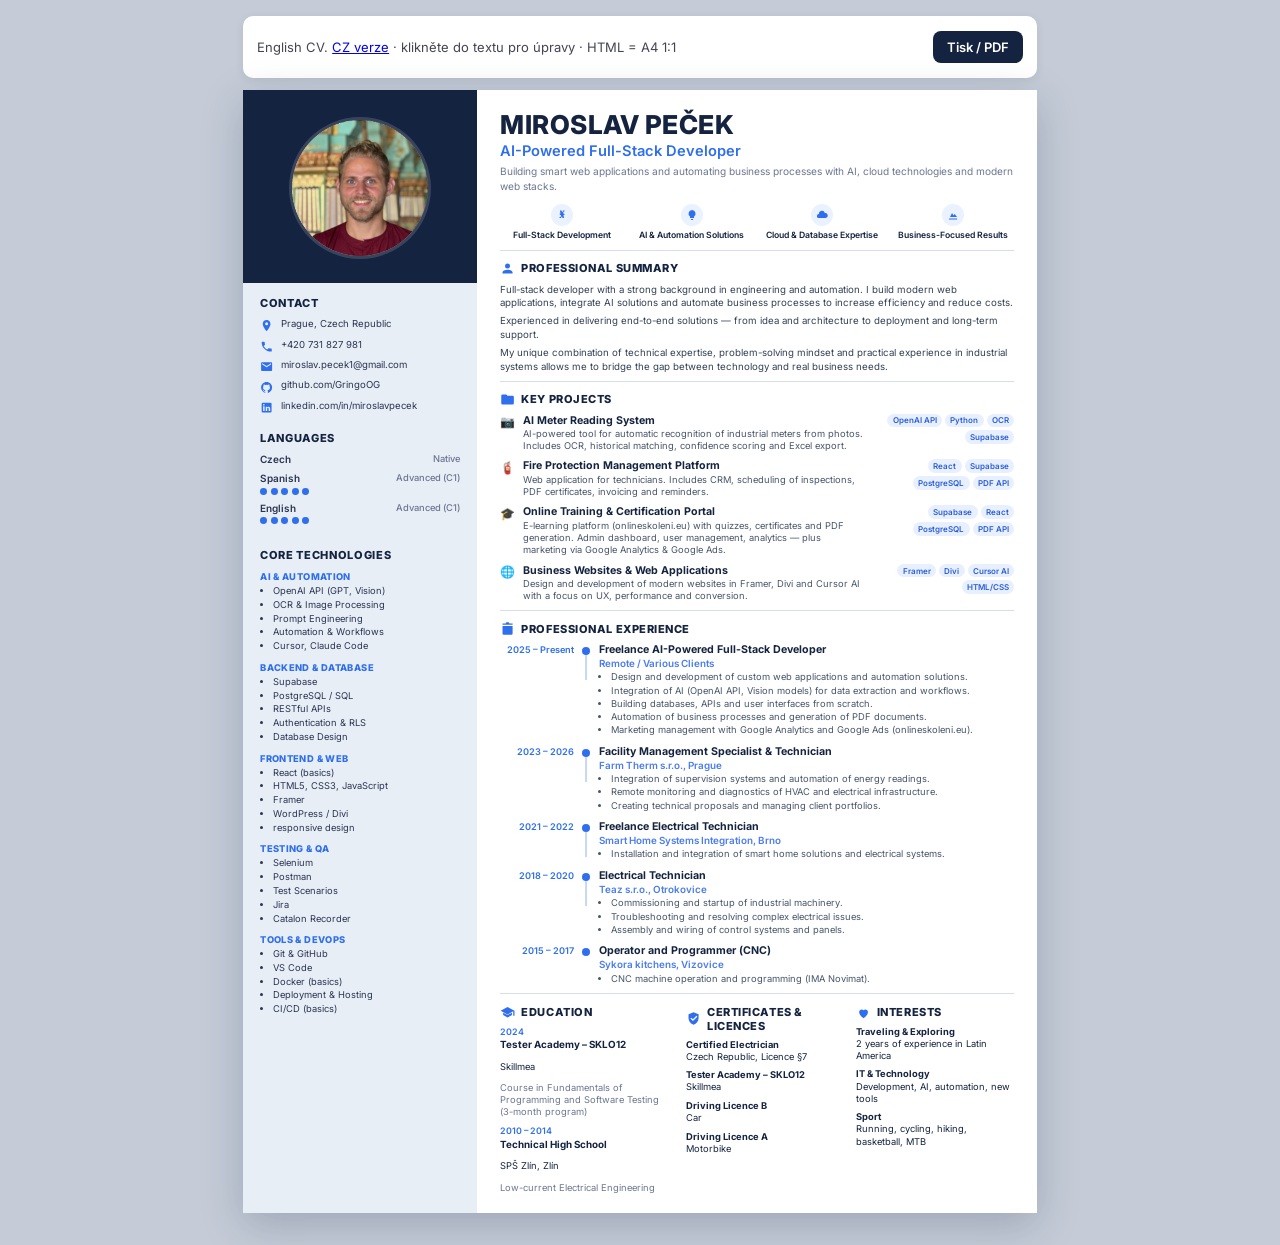
<file: index.html>
<!DOCTYPE html>
<html lang="en">
  <head>
    <meta charset="UTF-8" />
    <meta name="viewport" content="width=device-width, initial-scale=1.0" />
    <title>CV — Miroslav Peček (EN)</title>
    <link rel="preconnect" href="https://fonts.googleapis.com" />
    <link rel="preconnect" href="https://fonts.gstatic.com" crossorigin />
    <link
      href="https://fonts.googleapis.com/css2?family=Inter:wght@400;500;600;700;800&display=swap"
      rel="stylesheet"
    />
    <link rel="stylesheet" href="styles.css" />
  </head>
  <body>
    <div class="toolbar no-print">
      <p>
        English CV.
        <a href="index-cz.html">CZ verze</a>
        · klikněte do textu pro úpravy · HTML = A4 1:1
      </p>
      <button type="button" id="btn-print">Tisk / PDF</button>
    </div>

    <article class="cv" id="cv">
      <!-- LEFT -->
      <aside class="sidebar">
        <div class="photo-block">
          <label class="photo-wrap" title="Klikněte pro výměnu fotky">
            <input type="file" id="photo-input" accept="image/*" hidden />
            <img id="photo" src="photo.png?v=2" alt="Profile photo" />
          </label>
        </div>

        <section class="side-section">
          <h2 contenteditable="true">CONTACT</h2>
          <ul class="contact-list">
            <li>
              <span class="ico" aria-hidden="true">
                <svg viewBox="0 0 24 24"><path d="M12 2C8.1 2 5 5.1 5 9c0 5.3 7 13 7 13s7-7.7 7-13c0-3.9-3.1-7-7-7zm0 9.5A2.5 2.5 0 1 1 12 6a2.5 2.5 0 0 1 0 5.5z"/></svg>
              </span>
              <span contenteditable="true">Prague, Czech Republic</span>
            </li>
            <li>
              <span class="ico" aria-hidden="true">
                <svg viewBox="0 0 24 24"><path d="M6.6 10.8c1.4 2.8 3.8 5.1 6.6 6.6l2.2-2.2c.3-.3.7-.4 1.1-.3 1.2.4 2.5.6 3.8.6.6 0 1 .4 1 1V20c0 .6-.4 1-1 1C10.6 21 3 13.4 3 4c0-.6.4-1 1-1h3.5c.6 0 1 .4 1 1 0 1.3.2 2.6.6 3.8.1.4 0 .8-.3 1.1l-2.2 2.2z"/></svg>
              </span>
              <span contenteditable="true">+420 731 827 981</span>
            </li>
            <li>
              <span class="ico" aria-hidden="true">
                <svg viewBox="0 0 24 24"><path d="M20 4H4c-1.1 0-2 .9-2 2v12c0 1.1.9 2 2 2h16c1.1 0 2-.9 2-2V6c0-1.1-.9-2-2-2zm0 4-8 5L4 8V6l8 5 8-5v2z"/></svg>
              </span>
              <span contenteditable="true">miroslav.pecek1@gmail.com</span>
            </li>
            <li>
              <span class="ico" aria-hidden="true">
                <svg viewBox="0 0 24 24"><path d="M12 2C6.5 2 2 6.5 2 12c0 4.4 2.9 8.1 6.8 9.5.5.1.7-.2.7-.5v-1.7c-2.8.6-3.4-1.2-3.4-1.2-.4-1.1-1.1-1.4-1.1-1.4-.9-.6.1-.6.1-.6 1 .1 1.5 1 1.5 1 .9 1.5 2.3 1.1 2.9.8.1-.6.3-1.1.6-1.3-2.2-.3-4.6-1.1-4.6-5 0-1.1.4-2 1-2.7-.1-.3-.4-1.3.1-2.7 0 0 .8-.3 2.7 1a9.4 9.4 0 0 1 5 0c1.9-1.3 2.7-1 2.7-1 .5 1.4.2 2.4.1 2.7.6.7 1 1.6 1 2.7 0 3.9-2.3 4.7-4.6 5 .4.3.7.9.7 1.9v2.8c0 .3.2.6.7.5C19.1 20.1 22 16.4 22 12c0-5.5-4.5-10-10-10z"/></svg>
              </span>
              <span contenteditable="true">github.com/GringoOG</span>
            </li>
            <li>
              <span class="ico" aria-hidden="true">
                <svg viewBox="0 0 24 24"><path d="M19 3H5a2 2 0 0 0-2 2v14a2 2 0 0 0 2 2h14a2 2 0 0 0 2-2V5a2 2 0 0 0-2-2zM8.3 18.3H5.7V9.7h2.6v8.6zM7 8.4a1.5 1.5 0 1 1 0-3 1.5 1.5 0 0 1 0 3zM18.3 18.3h-2.6v-4.2c0-1-.4-1.7-1.3-1.7-.7 0-1.1.5-1.3.9-.1.2-.1.4-.1.7v4.3h-2.6s.0-7 0-7.7h2.6v1.1c.3-.5 1-1.3 2.4-1.3 1.8 0 3.1 1.2 3.1 3.7v4.2z"/></svg>
              </span>
              <span contenteditable="true">linkedin.com/in/miroslavpecek</span>
            </li>
          </ul>
        </section>

        <section class="side-section">
          <h2 contenteditable="true">LANGUAGES</h2>
          <div class="lang">
            <div class="lang-row">
              <span contenteditable="true">Czech</span>
              <span class="lang-level" contenteditable="true">Native</span>
            </div>
          </div>
          <div class="lang">
            <div class="lang-row">
              <span contenteditable="true">Spanish</span>
              <span class="lang-level" contenteditable="true">Advanced (C1)</span>
            </div>
            <!-- tečky: data-level="1" až "5" (kolik má být modrých) -->
            <div class="dots" data-level="5" aria-hidden="true"><i></i><i></i><i></i><i></i><i></i></div>
          </div>
          <div class="lang">
            <div class="lang-row">
              <span contenteditable="true">English</span>
              <span class="lang-level" contenteditable="true">Advanced (C1)</span>
            </div>
            <div class="dots" data-level="5" aria-hidden="true"><i></i><i></i><i></i><i></i><i></i></div>
          </div>
        </section>

        <section class="side-section">
          <h2 contenteditable="true">CORE TECHNOLOGIES</h2>

          <h3 contenteditable="true">AI & AUTOMATION</h3>
          <ul class="tech" contenteditable="true">
            <li>OpenAI API (GPT, Vision)</li>
            <li>OCR & Image Processing</li>
            <li>Prompt Engineering</li>
            <li>Automation & Workflows</li>
            <li>Cursor, Claude Code</li>
          </ul>

          <h3 contenteditable="true">BACKEND & DATABASE</h3>
          <ul class="tech" contenteditable="true">
            <li>Supabase</li>
            <li>PostgreSQL / SQL</li>
            <li>RESTful APIs</li>
            <li>Authentication & RLS</li>
            <li>Database Design</li>
          </ul>

          <h3 contenteditable="true">FRONTEND & WEB</h3>
          <ul class="tech" contenteditable="true">
            <li>React (basics)</li>
            <li>HTML5, CSS3, JavaScript</li>
            <li>Framer</li>
            <li>WordPress / Divi</li>
            <li>responsive design</li>
          </ul>

          <h3 contenteditable="true">TESTING & QA</h3>
          <ul class="tech" contenteditable="true">
            <li>Selenium</li>
            <li>Postman</li>
            <li>Test Scenarios</li>
            <li>Jira</li>
            <li>Catalon Recorder</li>
          </ul>

          <h3 contenteditable="true">TOOLS & DEVOPS</h3>
          <ul class="tech" contenteditable="true">
            <li>Git & GitHub</li>
            <li>VS Code</li>
            <li>Docker (basics)</li>
            <li>Deployment & Hosting</li>
            <li>CI/CD (basics)</li>
          </ul>
        </section>
      </aside>

      <!-- RIGHT -->
      <main class="main">
        <header class="hero">
          <h1 contenteditable="true">MIROSLAV PEČEK</h1>
          <p class="role" contenteditable="true">AI-Powered Full-Stack Developer</p>
          <p class="tagline" contenteditable="true">
            Building smart web applications and automating business processes with AI, cloud technologies and modern web stacks.
          </p>

          <div class="pillars">
            <div class="pillar">
              <span class="pillar-ico" aria-hidden="true">
                <svg viewBox="0 0 24 24"><path d="M8 3h3l1 3h1l1-3h3v2h-2l-1.2 4H16l1 3h-2.2L16 18h-3l-1-3h-1l-1 3H7v-2h2l1.2-4H8l-1-3h2.2L8 5H8V3z"/></svg>
              </span>
              <span contenteditable="true">Full-Stack Development</span>
            </div>
            <div class="pillar">
              <span class="pillar-ico" aria-hidden="true">
                <svg viewBox="0 0 24 24"><path d="M12 2a7 7 0 0 0-4 12.7V18h8v-3.3A7 7 0 0 0 12 2zm-2 18h4v2h-4v-2z"/></svg>
              </span>
              <span contenteditable="true">AI & Automation Solutions</span>
            </div>
            <div class="pillar">
              <span class="pillar-ico" aria-hidden="true">
                <svg viewBox="0 0 24 24"><path d="M19 18H6a4 4 0 0 1-.3-8A6 6 0 0 1 17.5 8 4.5 4.5 0 0 1 19 18z"/></svg>
              </span>
              <span contenteditable="true">Cloud & Database Expertise</span>
            </div>
            <div class="pillar">
              <span class="pillar-ico" aria-hidden="true">
                <svg viewBox="0 0 24 24"><path d="M4 19h16v2H4v-2zm2-3 4-8 3 5 2-3 5 6H6z"/></svg>
              </span>
              <span contenteditable="true">Business-Focused Results</span>
            </div>
          </div>
        </header>

        <section class="section">
          <h2>
            <span class="sec-ico" aria-hidden="true"><svg viewBox="0 0 24 24"><path d="M12 12a4 4 0 1 0-4-4 4 4 0 0 0 4 4zm0 2c-4 0-8 2-8 4v2h16v-2c0-2-4-4-8-4z"/></svg></span>
            <span contenteditable="true">PROFESSIONAL SUMMARY</span>
          </h2>
          <div class="prose" contenteditable="true">
            <p>Full-stack developer with a strong background in engineering and automation. I build modern web applications, integrate AI solutions and automate business processes to increase efficiency and reduce costs.</p>
            <p>Experienced in delivering end-to-end solutions — from idea and architecture to deployment and long-term support.</p>
            <p>My unique combination of technical expertise, problem-solving mindset and practical experience in industrial systems allows me to bridge the gap between technology and real business needs.</p>
          </div>
        </section>

        <section class="section">
          <h2>
            <span class="sec-ico" aria-hidden="true"><svg viewBox="0 0 24 24"><path d="M10 4H4a2 2 0 0 0-2 2v12a2 2 0 0 0 2 2h16a2 2 0 0 0 2-2V8a2 2 0 0 0-2-2h-8l-2-2z"/></svg></span>
            <span contenteditable="true">KEY PROJECTS</span>
          </h2>

          <div class="project">
            <span class="proj-ico" aria-hidden="true">📷</span>
            <div class="proj-body">
              <h3 contenteditable="true">AI Meter Reading System</h3>
              <p contenteditable="true">AI-powered tool for automatic recognition of industrial meters from photos. Includes OCR, historical matching, confidence scoring and Excel export.</p>
            </div>
            <div class="tags" contenteditable="true">
              <span>OpenAI API</span><span>Python</span><span>OCR</span><span>Supabase</span>
            </div>
          </div>

          <div class="project">
            <span class="proj-ico" aria-hidden="true">🧯</span>
            <div class="proj-body">
              <h3 contenteditable="true">Fire Protection Management Platform</h3>
              <p contenteditable="true">Web application for technicians. Includes CRM, scheduling of inspections, PDF certificates, invoicing and reminders.</p>
            </div>
            <div class="tags" contenteditable="true">
              <span>React</span><span>Supabase</span><span>PostgreSQL</span><span>PDF API</span>
            </div>
          </div>

          <div class="project">
            <span class="proj-ico" aria-hidden="true">🎓</span>
            <div class="proj-body">
              <h3 contenteditable="true">Online Training & Certification Portal</h3>
              <p contenteditable="true">E-learning platform (onlineskoleni.eu) with quizzes, certificates and PDF generation. Admin dashboard, user management, analytics — plus marketing via Google Analytics &amp; Google Ads.</p>
            </div>
            <div class="tags" contenteditable="true">
              <span>Supabase</span><span>React</span><span>PostgreSQL</span><span>PDF API</span>
            </div>
          </div>

          <div class="project">
            <span class="proj-ico" aria-hidden="true">🌐</span>
            <div class="proj-body">
              <h3 contenteditable="true">Business Websites & Web Applications</h3>
              <p contenteditable="true">Design and development of modern websites in Framer, Divi and Cursor AI with a focus on UX, performance and conversion.</p>
            </div>
            <div class="tags" contenteditable="true">
              <span>Framer</span><span>Divi</span><span>Cursor AI</span><span>HTML/CSS</span>
            </div>
          </div>
        </section>

        <section class="section">
          <h2>
            <span class="sec-ico" aria-hidden="true"><svg viewBox="0 0 24 24"><path d="M10 2h4l1 2h5v2H4V4h5l1-2zm-6 6h16v12a2 2 0 0 1-2 2H6a2 2 0 0 1-2-2V8z"/></svg></span>
            <span contenteditable="true">PROFESSIONAL EXPERIENCE</span>
          </h2>

          <div class="timeline">
            <article class="job">
              <div class="job-date" contenteditable="true">2025 – Present</div>
              <div class="job-dot"></div>
              <div class="job-body">
                <h3 contenteditable="true">Freelance AI-Powered Full-Stack Developer</h3>
                <p class="job-place" contenteditable="true">Remote / Various Clients</p>
                <ul contenteditable="true">
                  <li>Design and development of custom web applications and automation solutions.</li>
                  <li>Integration of AI (OpenAI API, Vision models) for data extraction and workflows.</li>
                  <li>Building databases, APIs and user interfaces from scratch.</li>
                  <li>Automation of business processes and generation of PDF documents.</li>
                  <li>Marketing management with Google Analytics and Google Ads (onlineskoleni.eu).</li>
                </ul>
              </div>
            </article>

            <article class="job">
              <div class="job-date" contenteditable="true">2023 – 2026</div>
              <div class="job-dot"></div>
              <div class="job-body">
                <h3 contenteditable="true">Facility Management Specialist & Technician</h3>
                <p class="job-place" contenteditable="true">Farm Therm s.r.o., Prague</p>
                <ul contenteditable="true">
                  <li>Integration of supervision systems and automation of energy readings.</li>
                  <li>Remote monitoring and diagnostics of HVAC and electrical infrastructure.</li>
                  <li>Creating technical proposals and managing client portfolios.</li>
                </ul>
              </div>
            </article>

            <article class="job">
              <div class="job-date" contenteditable="true">2021 – 2022</div>
              <div class="job-dot"></div>
              <div class="job-body">
                <h3 contenteditable="true">Freelance Electrical Technician</h3>
                <p class="job-place" contenteditable="true">Smart Home Systems Integration, Brno</p>
                <ul contenteditable="true">
                  <li>Installation and integration of smart home solutions and electrical systems.</li>
                </ul>
              </div>
            </article>

            <article class="job">
              <div class="job-date" contenteditable="true">2018 – 2020</div>
              <div class="job-dot"></div>
              <div class="job-body">
                <h3 contenteditable="true">Electrical Technician</h3>
                <p class="job-place" contenteditable="true">Teaz s.r.o., Otrokovice</p>
                <ul contenteditable="true">
                  <li>Commissioning and startup of industrial machinery.</li>
                  <li>Troubleshooting and resolving complex electrical issues.</li>
                  <li>Assembly and wiring of control systems and panels.</li>
                </ul>
              </div>
            </article>

            <article class="job">
              <div class="job-date" contenteditable="true">2015 – 2017</div>
              <div class="job-dot"></div>
              <div class="job-body">
                <h3 contenteditable="true">Operator and Programmer (CNC)</h3>
                <p class="job-place" contenteditable="true">Sykora kitchens, Vizovice</p>
                <ul contenteditable="true">
                  <li>CNC machine operation and programming (IMA Novimat).</li>
                </ul>
              </div>
            </article>
          </div>
        </section>

        <section class="bottom-grid">
          <div>
            <h2>
              <span class="sec-ico" aria-hidden="true"><svg viewBox="0 0 24 24"><path d="M12 3 1 9l11 6 9-4.9V17h2V9L12 3zm0 13L5 12.2V16l7 3.8L19 16v-3.8L12 16z"/></svg></span>
              <span contenteditable="true">EDUCATION</span>
            </h2>
            <div class="edu" contenteditable="true">
              <p class="edu-date">2024</p>
              <p class="edu-title">Tester Academy – SKLO12</p>
              <p>Skillmea</p>
              <p class="muted">Course in Fundamentals of Programming and Software Testing (3-month program)</p>
            </div>
            <div class="edu" contenteditable="true">
              <p class="edu-date">2010 – 2014</p>
              <p class="edu-title">Technical High School</p>
              <p>SPŠ Zlín, Zlín</p>
              <p class="muted">Low-current Electrical Engineering</p>
            </div>
          </div>

          <div>
            <h2>
              <span class="sec-ico" aria-hidden="true"><svg viewBox="0 0 24 24"><path d="M12 2 4 5v6c0 5 3.4 9.4 8 11 4.6-1.6 8-6 8-11V5l-8-3zm-1 14-4-4 1.4-1.4L11 13.2l5.6-5.6L18 9l-7 7z"/></svg></span>
              <span contenteditable="true">CERTIFICATES & LICENCES</span>
            </h2>
            <ul class="certs" contenteditable="true">
              <li><strong>Certified Electrician</strong><br />Czech Republic, Licence §7</li>
              <li><strong>Tester Academy – SKLO12</strong><br />Skillmea</li>
              <li><strong>Driving Licence B</strong><br />Car</li>
              <li><strong>Driving Licence A</strong><br />Motorbike</li>
            </ul>
          </div>

          <div>
            <h2>
              <span class="sec-ico" aria-hidden="true"><svg viewBox="0 0 24 24"><path d="M12 21s-7-4.4-7-10a4 4 0 0 1 7-2.5A4 4 0 0 1 19 11c0 5.6-7 10-7 10z"/></svg></span>
              <span contenteditable="true">INTERESTS</span>
            </h2>
            <ul class="interests" contenteditable="true">
              <li><strong>Traveling & Exploring</strong><br />2 years of experience in Latin America</li>
              <li><strong>IT & Technology</strong><br />Development, AI, automation, new tools</li>
              <li><strong>Sport</strong><br />Running, cycling, hiking, basketball, MTB</li>
            </ul>
          </div>
        </section>
      </main>
    </article>

    <script src="app.js"></script>
  </body>
</html>
</file>
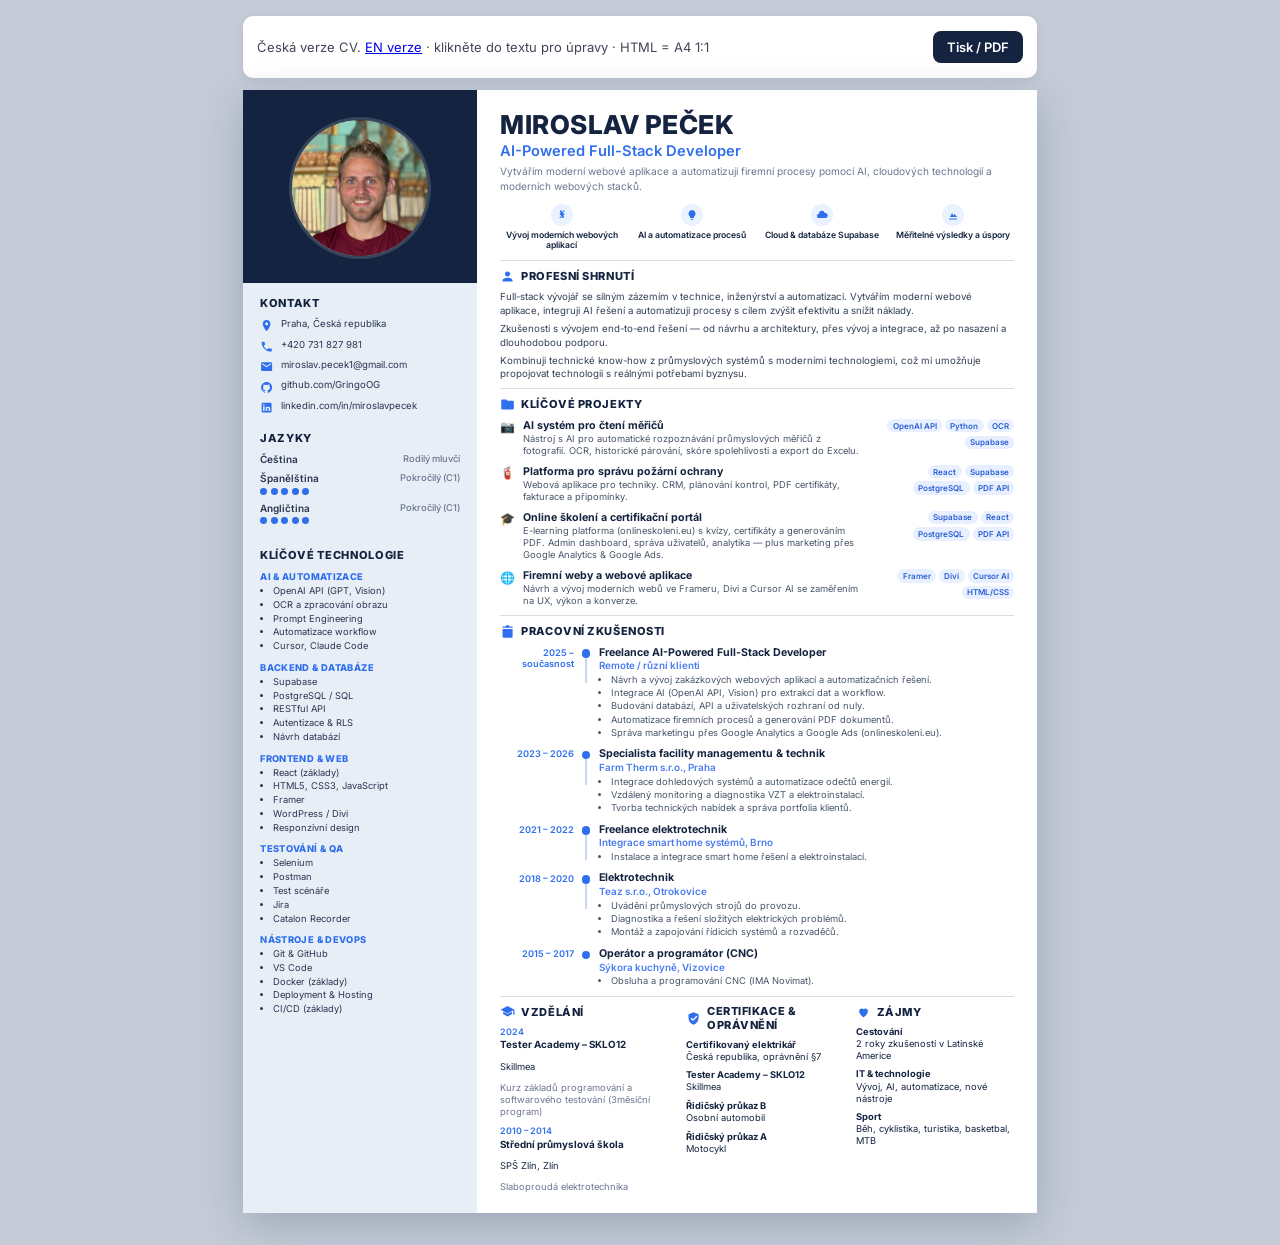
<file: index-cz.html>
<!DOCTYPE html>
<html lang="cs">
  <head>
    <meta charset="UTF-8" />
    <meta name="viewport" content="width=device-width, initial-scale=1.0" />
    <title>CV — Miroslav Peček (CZ)</title>
    <link rel="preconnect" href="https://fonts.googleapis.com" />
    <link rel="preconnect" href="https://fonts.gstatic.com" crossorigin />
    <link
      href="https://fonts.googleapis.com/css2?family=Inter:wght@400;500;600;700;800&display=swap"
      rel="stylesheet"
    />
    <link rel="stylesheet" href="styles.css" />
  </head>
  <body>
    <div class="toolbar no-print">
      <p>
        Česká verze CV.
        <a href="index.html">EN verze</a>
        · klikněte do textu pro úpravy · HTML = A4 1:1
      </p>
      <button type="button" id="btn-print">Tisk / PDF</button>
    </div>

    <article class="cv" id="cv">
      <aside class="sidebar">
        <div class="photo-block">
          <label class="photo-wrap" title="Klikněte pro výměnu fotky">
            <input type="file" id="photo-input" accept="image/*" hidden />
            <img id="photo" src="photo.png?v=2" alt="Profilová fotka" />
          </label>
        </div>

        <section class="side-section">
          <h2 contenteditable="true">KONTAKT</h2>
          <ul class="contact-list">
            <li>
              <span class="ico" aria-hidden="true">
                <svg viewBox="0 0 24 24"><path d="M12 2C8.1 2 5 5.1 5 9c0 5.3 7 13 7 13s7-7.7 7-13c0-3.9-3.1-7-7-7zm0 9.5A2.5 2.5 0 1 1 12 6a2.5 2.5 0 0 1 0 5.5z"/></svg>
              </span>
              <span contenteditable="true">Praha, Česká republika</span>
            </li>
            <li>
              <span class="ico" aria-hidden="true">
                <svg viewBox="0 0 24 24"><path d="M6.6 10.8c1.4 2.8 3.8 5.1 6.6 6.6l2.2-2.2c.3-.3.7-.4 1.1-.3 1.2.4 2.5.6 3.8.6.6 0 1 .4 1 1V20c0 .6-.4 1-1 1C10.6 21 3 13.4 3 4c0-.6.4-1 1-1h3.5c.6 0 1 .4 1 1 0 1.3.2 2.6.6 3.8.1.4 0 .8-.3 1.1l-2.2 2.2z"/></svg>
              </span>
              <span contenteditable="true">+420 731 827 981</span>
            </li>
            <li>
              <span class="ico" aria-hidden="true">
                <svg viewBox="0 0 24 24"><path d="M20 4H4c-1.1 0-2 .9-2 2v12c0 1.1.9 2 2 2h16c1.1 0 2-.9 2-2V6c0-1.1-.9-2-2-2zm0 4-8 5L4 8V6l8 5 8-5v2z"/></svg>
              </span>
              <span contenteditable="true">miroslav.pecek1@gmail.com</span>
            </li>
            <li>
              <span class="ico" aria-hidden="true">
                <svg viewBox="0 0 24 24"><path d="M12 2C6.5 2 2 6.5 2 12c0 4.4 2.9 8.1 6.8 9.5.5.1.7-.2.7-.5v-1.7c-2.8.6-3.4-1.2-3.4-1.2-.4-1.1-1.1-1.4-1.1-1.4-.9-.6.1-.6.1-.6 1 .1 1.5 1 1.5 1 .9 1.5 2.3 1.1 2.9.8.1-.6.3-1.1.6-1.3-2.2-.3-4.6-1.1-4.6-5 0-1.1.4-2 1-2.7-.1-.3-.4-1.3.1-2.7 0 0 .8-.3 2.7 1a9.4 9.4 0 0 1 5 0c1.9-1.3 2.7-1 2.7-1 .5 1.4.2 2.4.1 2.7.6.7 1 1.6 1 2.7 0 3.9-2.3 4.7-4.6 5 .4.3.7.9.7 1.9v2.8c0 .3.2.6.7.5C19.1 20.1 22 16.4 22 12c0-5.5-4.5-10-10-10z"/></svg>
              </span>
              <span contenteditable="true">github.com/GringoOG</span>
            </li>
            <li>
              <span class="ico" aria-hidden="true">
                <svg viewBox="0 0 24 24"><path d="M19 3H5a2 2 0 0 0-2 2v14a2 2 0 0 0 2 2h14a2 2 0 0 0 2-2V5a2 2 0 0 0-2-2zM8.3 18.3H5.7V9.7h2.6v8.6zM7 8.4a1.5 1.5 0 1 1 0-3 1.5 1.5 0 0 1 0 3zM18.3 18.3h-2.6v-4.2c0-1-.4-1.7-1.3-1.7-.7 0-1.1.5-1.3.9-.1.2-.1.4-.1.7v4.3h-2.6s.0-7 0-7.7h2.6v1.1c.3-.5 1-1.3 2.4-1.3 1.8 0 3.1 1.2 3.1 3.7v4.2z"/></svg>
              </span>
              <span contenteditable="true">linkedin.com/in/miroslavpecek</span>
            </li>
          </ul>
        </section>

        <section class="side-section">
          <h2 contenteditable="true">JAZYKY</h2>
          <div class="lang">
            <div class="lang-row">
              <span contenteditable="true">Čeština</span>
              <span class="lang-level" contenteditable="true">Rodilý mluvčí</span>
            </div>
          </div>
          <div class="lang">
            <div class="lang-row">
              <span contenteditable="true">Španělština</span>
              <span class="lang-level" contenteditable="true">Pokročilý (C1)</span>
            </div>
            <div class="dots" data-level="5" aria-hidden="true"><i></i><i></i><i></i><i></i><i></i></div>
          </div>
          <div class="lang">
            <div class="lang-row">
              <span contenteditable="true">Angličtina</span>
              <span class="lang-level" contenteditable="true">Pokročilý (C1)</span>
            </div>
            <div class="dots" data-level="5" aria-hidden="true"><i></i><i></i><i></i><i></i><i></i></div>
          </div>
        </section>

        <section class="side-section">
          <h2 contenteditable="true">KLÍČOVÉ TECHNOLOGIE</h2>

          <h3 contenteditable="true">AI & AUTOMATIZACE</h3>
          <ul class="tech" contenteditable="true">
            <li>OpenAI API (GPT, Vision)</li>
            <li>OCR a zpracování obrazu</li>
            <li>Prompt Engineering</li>
            <li>Automatizace workflow</li>
            <li>Cursor, Claude Code</li>
          </ul>

          <h3 contenteditable="true">BACKEND & DATABÁZE</h3>
          <ul class="tech" contenteditable="true">
            <li>Supabase</li>
            <li>PostgreSQL / SQL</li>
            <li>RESTful API</li>
            <li>Autentizace &amp; RLS</li>
            <li>Návrh databází</li>
          </ul>

          <h3 contenteditable="true">FRONTEND & WEB</h3>
          <ul class="tech" contenteditable="true">
            <li>React (základy)</li>
            <li>HTML5, CSS3, JavaScript</li>
            <li>Framer</li>
            <li>WordPress / Divi</li>
            <li>Responzivní design</li>
          </ul>

          <h3 contenteditable="true">TESTOVÁNÍ & QA</h3>
          <ul class="tech" contenteditable="true">
            <li>Selenium</li>
            <li>Postman</li>
            <li>Test scénáře</li>
            <li>Jira</li>
            <li>Catalon Recorder</li>
          </ul>

          <h3 contenteditable="true">NÁSTROJE & DEVOPS</h3>
          <ul class="tech" contenteditable="true">
            <li>Git &amp; GitHub</li>
            <li>VS Code</li>
            <li>Docker (základy)</li>
            <li>Deployment &amp; Hosting</li>
            <li>CI/CD (základy)</li>
          </ul>
        </section>
      </aside>

      <main class="main">
        <header class="hero">
          <h1 contenteditable="true">MIROSLAV PEČEK</h1>
          <p class="role" contenteditable="true">AI-Powered Full-Stack Developer</p>
          <p class="tagline" contenteditable="true">
            Vytvářím moderní webové aplikace a automatizuji firemní procesy pomocí AI, cloudových technologií a moderních webových stacků.
          </p>

          <div class="pillars">
            <div class="pillar">
              <span class="pillar-ico" aria-hidden="true">
                <svg viewBox="0 0 24 24"><path d="M8 3h3l1 3h1l1-3h3v2h-2l-1.2 4H16l1 3h-2.2L16 18h-3l-1-3h-1l-1 3H7v-2h2l1.2-4H8l-1-3h2.2L8 5H8V3z"/></svg>
              </span>
              <span contenteditable="true">Vývoj moderních webových aplikací</span>
            </div>
            <div class="pillar">
              <span class="pillar-ico" aria-hidden="true">
                <svg viewBox="0 0 24 24"><path d="M12 2a7 7 0 0 0-4 12.7V18h8v-3.3A7 7 0 0 0 12 2zm-2 18h4v2h-4v-2z"/></svg>
              </span>
              <span contenteditable="true">AI a automatizace procesů</span>
            </div>
            <div class="pillar">
              <span class="pillar-ico" aria-hidden="true">
                <svg viewBox="0 0 24 24"><path d="M19 18H6a4 4 0 0 1-.3-8A6 6 0 0 1 17.5 8 4.5 4.5 0 0 1 19 18z"/></svg>
              </span>
              <span contenteditable="true">Cloud &amp; databáze Supabase</span>
            </div>
            <div class="pillar">
              <span class="pillar-ico" aria-hidden="true">
                <svg viewBox="0 0 24 24"><path d="M4 19h16v2H4v-2zm2-3 4-8 3 5 2-3 5 6H6z"/></svg>
              </span>
              <span contenteditable="true">Měřitelné výsledky a úspory</span>
            </div>
          </div>
        </header>

        <section class="section">
          <h2>
            <span class="sec-ico" aria-hidden="true"><svg viewBox="0 0 24 24"><path d="M12 12a4 4 0 1 0-4-4 4 4 0 0 0 4 4zm0 2c-4 0-8 2-8 4v2h16v-2c0-2-4-4-8-4z"/></svg></span>
            <span contenteditable="true">PROFESNÍ SHRNUTÍ</span>
          </h2>
          <div class="prose" contenteditable="true">
            <p>Full-stack vývojář se silným zázemím v technice, inženýrství a automatizaci. Vytvářím moderní webové aplikace, integruji AI řešení a automatizuji procesy s cílem zvýšit efektivitu a snížit náklady.</p>
            <p>Zkušenosti s vývojem end-to-end řešení — od návrhu a architektury, přes vývoj a integrace, až po nasazení a dlouhodobou podporu.</p>
            <p>Kombinuji technické know-how z průmyslových systémů s moderními technologiemi, což mi umožňuje propojovat technologii s reálnými potřebami byznysu.</p>
          </div>
        </section>

        <section class="section">
          <h2>
            <span class="sec-ico" aria-hidden="true"><svg viewBox="0 0 24 24"><path d="M10 4H4a2 2 0 0 0-2 2v12a2 2 0 0 0 2 2h16a2 2 0 0 0 2-2V8a2 2 0 0 0-2-2h-8l-2-2z"/></svg></span>
            <span contenteditable="true">KLÍČOVÉ PROJEKTY</span>
          </h2>

          <div class="project">
            <span class="proj-ico" aria-hidden="true">📷</span>
            <div class="proj-body">
              <h3 contenteditable="true">AI systém pro čtení měřičů</h3>
              <p contenteditable="true">Nástroj s AI pro automatické rozpoznávání průmyslových měřičů z fotografií. OCR, historické párování, skóre spolehlivosti a export do Excelu.</p>
            </div>
            <div class="tags" contenteditable="true">
              <span>OpenAI API</span><span>Python</span><span>OCR</span><span>Supabase</span>
            </div>
          </div>

          <div class="project">
            <span class="proj-ico" aria-hidden="true">🧯</span>
            <div class="proj-body">
              <h3 contenteditable="true">Platforma pro správu požární ochrany</h3>
              <p contenteditable="true">Webová aplikace pro techniky. CRM, plánování kontrol, PDF certifikáty, fakturace a připomínky.</p>
            </div>
            <div class="tags" contenteditable="true">
              <span>React</span><span>Supabase</span><span>PostgreSQL</span><span>PDF API</span>
            </div>
          </div>

          <div class="project">
            <span class="proj-ico" aria-hidden="true">🎓</span>
            <div class="proj-body">
              <h3 contenteditable="true">Online školení a certifikační portál</h3>
              <p contenteditable="true">E-learning platforma (onlineskoleni.eu) s kvízy, certifikáty a generováním PDF. Admin dashboard, správa uživatelů, analytika — plus marketing přes Google Analytics &amp; Google Ads.</p>
            </div>
            <div class="tags" contenteditable="true">
              <span>Supabase</span><span>React</span><span>PostgreSQL</span><span>PDF API</span>
            </div>
          </div>

          <div class="project">
            <span class="proj-ico" aria-hidden="true">🌐</span>
            <div class="proj-body">
              <h3 contenteditable="true">Firemní weby a webové aplikace</h3>
              <p contenteditable="true">Návrh a vývoj moderních webů ve Frameru, Divi a Cursor AI se zaměřením na UX, výkon a konverze.</p>
            </div>
            <div class="tags" contenteditable="true">
              <span>Framer</span><span>Divi</span><span>Cursor AI</span><span>HTML/CSS</span>
            </div>
          </div>
        </section>

        <section class="section">
          <h2>
            <span class="sec-ico" aria-hidden="true"><svg viewBox="0 0 24 24"><path d="M10 2h4l1 2h5v2H4V4h5l1-2zm-6 6h16v12a2 2 0 0 1-2 2H6a2 2 0 0 1-2-2V8z"/></svg></span>
            <span contenteditable="true">PRACOVNÍ ZKUŠENOSTI</span>
          </h2>

          <div class="timeline">
            <article class="job">
              <div class="job-date" contenteditable="true">2025 – současnost</div>
              <div class="job-dot"></div>
              <div class="job-body">
                <h3 contenteditable="true">Freelance AI-Powered Full-Stack Developer</h3>
                <p class="job-place" contenteditable="true">Remote / různí klienti</p>
                <ul contenteditable="true">
                  <li>Návrh a vývoj zakázkových webových aplikací a automatizačních řešení.</li>
                  <li>Integrace AI (OpenAI API, Vision) pro extrakci dat a workflow.</li>
                  <li>Budování databází, API a uživatelských rozhraní od nuly.</li>
                  <li>Automatizace firemních procesů a generování PDF dokumentů.</li>
                  <li>Správa marketingu přes Google Analytics a Google Ads (onlineskoleni.eu).</li>
                </ul>
              </div>
            </article>

            <article class="job">
              <div class="job-date" contenteditable="true">2023 – 2026</div>
              <div class="job-dot"></div>
              <div class="job-body">
                <h3 contenteditable="true">Specialista facility managementu &amp; technik</h3>
                <p class="job-place" contenteditable="true">Farm Therm s.r.o., Praha</p>
                <ul contenteditable="true">
                  <li>Integrace dohledových systémů a automatizace odečtů energií.</li>
                  <li>Vzdálený monitoring a diagnostika VZT a elektroinstalací.</li>
                  <li>Tvorba technických nabídek a správa portfolia klientů.</li>
                </ul>
              </div>
            </article>

            <article class="job">
              <div class="job-date" contenteditable="true">2021 – 2022</div>
              <div class="job-dot"></div>
              <div class="job-body">
                <h3 contenteditable="true">Freelance elektrotechnik</h3>
                <p class="job-place" contenteditable="true">Integrace smart home systémů, Brno</p>
                <ul contenteditable="true">
                  <li>Instalace a integrace smart home řešení a elektroinstalací.</li>
                </ul>
              </div>
            </article>

            <article class="job">
              <div class="job-date" contenteditable="true">2018 – 2020</div>
              <div class="job-dot"></div>
              <div class="job-body">
                <h3 contenteditable="true">Elektrotechnik</h3>
                <p class="job-place" contenteditable="true">Teaz s.r.o., Otrokovice</p>
                <ul contenteditable="true">
                  <li>Uvádění průmyslových strojů do provozu.</li>
                  <li>Diagnostika a řešení složitých elektrických problémů.</li>
                  <li>Montáž a zapojování řídicích systémů a rozvaděčů.</li>
                </ul>
              </div>
            </article>

            <article class="job">
              <div class="job-date" contenteditable="true">2015 – 2017</div>
              <div class="job-dot"></div>
              <div class="job-body">
                <h3 contenteditable="true">Operátor a programátor (CNC)</h3>
                <p class="job-place" contenteditable="true">Sýkora kuchyně, Vizovice</p>
                <ul contenteditable="true">
                  <li>Obsluha a programování CNC (IMA Novimat).</li>
                </ul>
              </div>
            </article>
          </div>
        </section>

        <section class="bottom-grid">
          <div>
            <h2>
              <span class="sec-ico" aria-hidden="true"><svg viewBox="0 0 24 24"><path d="M12 3 1 9l11 6 9-4.9V17h2V9L12 3zm0 13L5 12.2V16l7 3.8L19 16v-3.8L12 16z"/></svg></span>
              <span contenteditable="true">VZDĚLÁNÍ</span>
            </h2>
            <div class="edu" contenteditable="true">
              <p class="edu-date">2024</p>
              <p class="edu-title">Tester Academy – SKLO12</p>
              <p>Skillmea</p>
              <p class="muted">Kurz základů programování a softwarového testování (3měsíční program)</p>
            </div>
            <div class="edu" contenteditable="true">
              <p class="edu-date">2010 – 2014</p>
              <p class="edu-title">Střední průmyslová škola</p>
              <p>SPŠ Zlín, Zlín</p>
              <p class="muted">Slaboproudá elektrotechnika</p>
            </div>
          </div>

          <div>
            <h2>
              <span class="sec-ico" aria-hidden="true"><svg viewBox="0 0 24 24"><path d="M12 2 4 5v6c0 5 3.4 9.4 8 11 4.6-1.6 8-6 8-11V5l-8-3zm-1 14-4-4 1.4-1.4L11 13.2l5.6-5.6L18 9l-7 7z"/></svg></span>
              <span contenteditable="true">CERTIFIKACE &amp; OPRÁVNĚNÍ</span>
            </h2>
            <ul class="certs" contenteditable="true">
              <li><strong>Certifikovaný elektrikář</strong><br />Česká republika, oprávnění §7</li>
              <li><strong>Tester Academy – SKLO12</strong><br />Skillmea</li>
              <li><strong>Řidičský průkaz B</strong><br />Osobní automobil</li>
              <li><strong>Řidičský průkaz A</strong><br />Motocykl</li>
            </ul>
          </div>

          <div>
            <h2>
              <span class="sec-ico" aria-hidden="true"><svg viewBox="0 0 24 24"><path d="M12 21s-7-4.4-7-10a4 4 0 0 1 7-2.5A4 4 0 0 1 19 11c0 5.6-7 10-7 10z"/></svg></span>
              <span contenteditable="true">ZÁJMY</span>
            </h2>
            <ul class="interests" contenteditable="true">
              <li><strong>Cestování</strong><br />2 roky zkušeností v Latinské Americe</li>
              <li><strong>IT &amp; technologie</strong><br />Vývoj, AI, automatizace, nové nástroje</li>
              <li><strong>Sport</strong><br />Běh, cyklistika, turistika, basketbal, MTB</li>
            </ul>
          </div>
        </section>
      </main>
    </article>

    <script src="app.js"></script>
  </body>
</html>
</file>
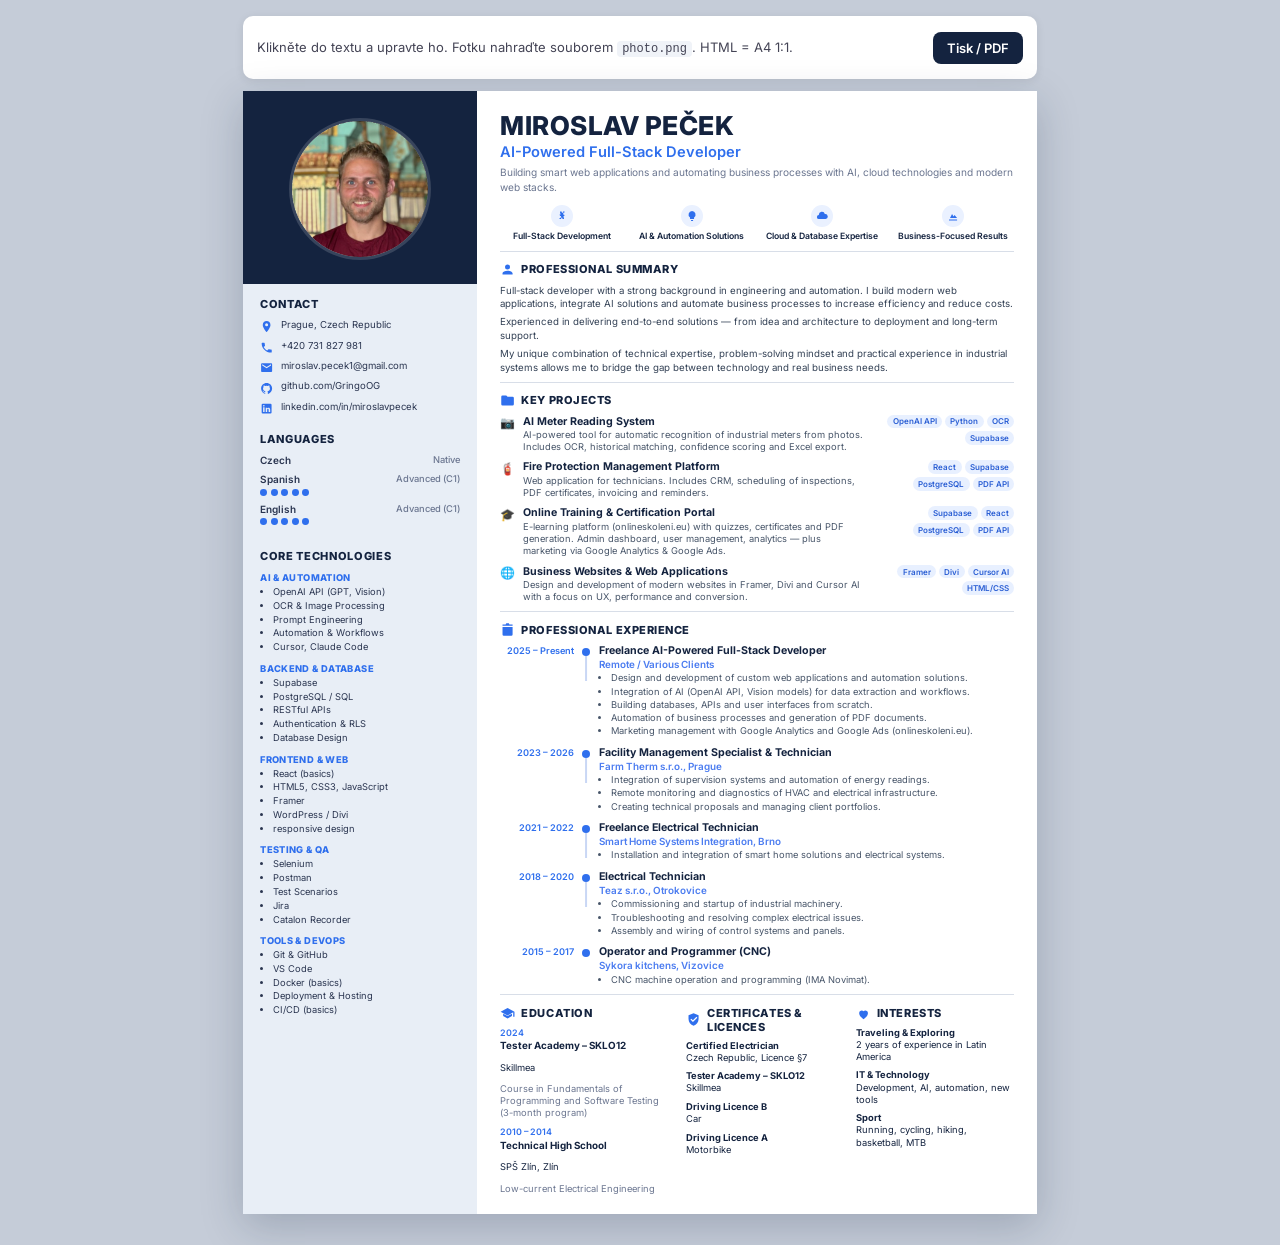
<file: index-en.html>
<!DOCTYPE html>
<html lang="en">
  <head>
    <meta charset="UTF-8" />
    <meta name="viewport" content="width=device-width, initial-scale=1.0" />
    <title>CV Template — Miroslav Peček</title>
    <link rel="preconnect" href="https://fonts.googleapis.com" />
    <link rel="preconnect" href="https://fonts.gstatic.com" crossorigin />
    <link
      href="https://fonts.googleapis.com/css2?family=Inter:wght@400;500;600;700;800&display=swap"
      rel="stylesheet"
    />
    <link rel="stylesheet" href="styles.css" />
  </head>
  <body>
    <div class="toolbar no-print">
      <p>Klikněte do textu a upravte ho. Fotku nahraďte souborem <code>photo.png</code>. HTML = A4 1:1.</p>
      <button type="button" id="btn-print">Tisk / PDF</button>
    </div>

    <article class="cv" id="cv">
      <!-- LEFT -->
      <aside class="sidebar">
        <div class="photo-block">
          <label class="photo-wrap" title="Klikněte pro výměnu fotky">
            <input type="file" id="photo-input" accept="image/*" hidden />
            <img id="photo" src="photo.png?v=2" alt="Profile photo" />
          </label>
        </div>

        <section class="side-section">
          <h2 contenteditable="true">CONTACT</h2>
          <ul class="contact-list">
            <li>
              <span class="ico" aria-hidden="true">
                <svg viewBox="0 0 24 24"><path d="M12 2C8.1 2 5 5.1 5 9c0 5.3 7 13 7 13s7-7.7 7-13c0-3.9-3.1-7-7-7zm0 9.5A2.5 2.5 0 1 1 12 6a2.5 2.5 0 0 1 0 5.5z"/></svg>
              </span>
              <span contenteditable="true">Prague, Czech Republic</span>
            </li>
            <li>
              <span class="ico" aria-hidden="true">
                <svg viewBox="0 0 24 24"><path d="M6.6 10.8c1.4 2.8 3.8 5.1 6.6 6.6l2.2-2.2c.3-.3.7-.4 1.1-.3 1.2.4 2.5.6 3.8.6.6 0 1 .4 1 1V20c0 .6-.4 1-1 1C10.6 21 3 13.4 3 4c0-.6.4-1 1-1h3.5c.6 0 1 .4 1 1 0 1.3.2 2.6.6 3.8.1.4 0 .8-.3 1.1l-2.2 2.2z"/></svg>
              </span>
              <span contenteditable="true">+420 731 827 981</span>
            </li>
            <li>
              <span class="ico" aria-hidden="true">
                <svg viewBox="0 0 24 24"><path d="M20 4H4c-1.1 0-2 .9-2 2v12c0 1.1.9 2 2 2h16c1.1 0 2-.9 2-2V6c0-1.1-.9-2-2-2zm0 4-8 5L4 8V6l8 5 8-5v2z"/></svg>
              </span>
              <span contenteditable="true">miroslav.pecek1@gmail.com</span>
            </li>
            <li>
              <span class="ico" aria-hidden="true">
                <svg viewBox="0 0 24 24"><path d="M12 2C6.5 2 2 6.5 2 12c0 4.4 2.9 8.1 6.8 9.5.5.1.7-.2.7-.5v-1.7c-2.8.6-3.4-1.2-3.4-1.2-.4-1.1-1.1-1.4-1.1-1.4-.9-.6.1-.6.1-.6 1 .1 1.5 1 1.5 1 .9 1.5 2.3 1.1 2.9.8.1-.6.3-1.1.6-1.3-2.2-.3-4.6-1.1-4.6-5 0-1.1.4-2 1-2.7-.1-.3-.4-1.3.1-2.7 0 0 .8-.3 2.7 1a9.4 9.4 0 0 1 5 0c1.9-1.3 2.7-1 2.7-1 .5 1.4.2 2.4.1 2.7.6.7 1 1.6 1 2.7 0 3.9-2.3 4.7-4.6 5 .4.3.7.9.7 1.9v2.8c0 .3.2.6.7.5C19.1 20.1 22 16.4 22 12c0-5.5-4.5-10-10-10z"/></svg>
              </span>
              <span contenteditable="true">github.com/GringoOG</span>
            </li>
            <li>
              <span class="ico" aria-hidden="true">
                <svg viewBox="0 0 24 24"><path d="M19 3H5a2 2 0 0 0-2 2v14a2 2 0 0 0 2 2h14a2 2 0 0 0 2-2V5a2 2 0 0 0-2-2zM8.3 18.3H5.7V9.7h2.6v8.6zM7 8.4a1.5 1.5 0 1 1 0-3 1.5 1.5 0 0 1 0 3zM18.3 18.3h-2.6v-4.2c0-1-.4-1.7-1.3-1.7-.7 0-1.1.5-1.3.9-.1.2-.1.4-.1.7v4.3h-2.6s.0-7 0-7.7h2.6v1.1c.3-.5 1-1.3 2.4-1.3 1.8 0 3.1 1.2 3.1 3.7v4.2z"/></svg>
              </span>
              <span contenteditable="true">linkedin.com/in/miroslavpecek</span>
            </li>
          </ul>
        </section>

        <section class="side-section">
          <h2 contenteditable="true">LANGUAGES</h2>
          <div class="lang">
            <div class="lang-row">
              <span contenteditable="true">Czech</span>
              <span class="lang-level" contenteditable="true">Native</span>
            </div>
          </div>
          <div class="lang">
            <div class="lang-row">
              <span contenteditable="true">Spanish</span>
              <span class="lang-level" contenteditable="true">Advanced (C1)</span>
            </div>
            <!-- tečky: data-level="1" až "5" (kolik má být modrých) -->
            <div class="dots" data-level="5" aria-hidden="true"><i></i><i></i><i></i><i></i><i></i></div>
          </div>
          <div class="lang">
            <div class="lang-row">
              <span contenteditable="true">English</span>
              <span class="lang-level" contenteditable="true">Advanced (C1)</span>
            </div>
            <div class="dots" data-level="5" aria-hidden="true"><i></i><i></i><i></i><i></i><i></i></div>
          </div>
        </section>

        <section class="side-section">
          <h2 contenteditable="true">CORE TECHNOLOGIES</h2>

          <h3 contenteditable="true">AI & AUTOMATION</h3>
          <ul class="tech" contenteditable="true">
            <li>OpenAI API (GPT, Vision)</li>
            <li>OCR & Image Processing</li>
            <li>Prompt Engineering</li>
            <li>Automation & Workflows</li>
            <li>Cursor, Claude Code</li>
          </ul>

          <h3 contenteditable="true">BACKEND & DATABASE</h3>
          <ul class="tech" contenteditable="true">
            <li>Supabase</li>
            <li>PostgreSQL / SQL</li>
            <li>RESTful APIs</li>
            <li>Authentication & RLS</li>
            <li>Database Design</li>
          </ul>

          <h3 contenteditable="true">FRONTEND & WEB</h3>
          <ul class="tech" contenteditable="true">
            <li>React (basics)</li>
            <li>HTML5, CSS3, JavaScript</li>
            <li>Framer</li>
            <li>WordPress / Divi</li>
            <li>responsive design</li>
          </ul>

          <h3 contenteditable="true">TESTING & QA</h3>
          <ul class="tech" contenteditable="true">
            <li>Selenium</li>
            <li>Postman</li>
            <li>Test Scenarios</li>
            <li>Jira</li>
            <li>Catalon Recorder</li>
          </ul>

          <h3 contenteditable="true">TOOLS & DEVOPS</h3>
          <ul class="tech" contenteditable="true">
            <li>Git & GitHub</li>
            <li>VS Code</li>
            <li>Docker (basics)</li>
            <li>Deployment & Hosting</li>
            <li>CI/CD (basics)</li>
          </ul>
        </section>
      </aside>

      <!-- RIGHT -->
      <main class="main">
        <header class="hero">
          <h1 contenteditable="true">MIROSLAV PEČEK</h1>
          <p class="role" contenteditable="true">AI-Powered Full-Stack Developer</p>
          <p class="tagline" contenteditable="true">
            Building smart web applications and automating business processes with AI, cloud technologies and modern web stacks.
          </p>

          <div class="pillars">
            <div class="pillar">
              <span class="pillar-ico" aria-hidden="true">
                <svg viewBox="0 0 24 24"><path d="M8 3h3l1 3h1l1-3h3v2h-2l-1.2 4H16l1 3h-2.2L16 18h-3l-1-3h-1l-1 3H7v-2h2l1.2-4H8l-1-3h2.2L8 5H8V3z"/></svg>
              </span>
              <span contenteditable="true">Full-Stack Development</span>
            </div>
            <div class="pillar">
              <span class="pillar-ico" aria-hidden="true">
                <svg viewBox="0 0 24 24"><path d="M12 2a7 7 0 0 0-4 12.7V18h8v-3.3A7 7 0 0 0 12 2zm-2 18h4v2h-4v-2z"/></svg>
              </span>
              <span contenteditable="true">AI & Automation Solutions</span>
            </div>
            <div class="pillar">
              <span class="pillar-ico" aria-hidden="true">
                <svg viewBox="0 0 24 24"><path d="M19 18H6a4 4 0 0 1-.3-8A6 6 0 0 1 17.5 8 4.5 4.5 0 0 1 19 18z"/></svg>
              </span>
              <span contenteditable="true">Cloud & Database Expertise</span>
            </div>
            <div class="pillar">
              <span class="pillar-ico" aria-hidden="true">
                <svg viewBox="0 0 24 24"><path d="M4 19h16v2H4v-2zm2-3 4-8 3 5 2-3 5 6H6z"/></svg>
              </span>
              <span contenteditable="true">Business-Focused Results</span>
            </div>
          </div>
        </header>

        <section class="section">
          <h2>
            <span class="sec-ico" aria-hidden="true"><svg viewBox="0 0 24 24"><path d="M12 12a4 4 0 1 0-4-4 4 4 0 0 0 4 4zm0 2c-4 0-8 2-8 4v2h16v-2c0-2-4-4-8-4z"/></svg></span>
            <span contenteditable="true">PROFESSIONAL SUMMARY</span>
          </h2>
          <div class="prose" contenteditable="true">
            <p>Full-stack developer with a strong background in engineering and automation. I build modern web applications, integrate AI solutions and automate business processes to increase efficiency and reduce costs.</p>
            <p>Experienced in delivering end-to-end solutions — from idea and architecture to deployment and long-term support.</p>
            <p>My unique combination of technical expertise, problem-solving mindset and practical experience in industrial systems allows me to bridge the gap between technology and real business needs.</p>
          </div>
        </section>

        <section class="section">
          <h2>
            <span class="sec-ico" aria-hidden="true"><svg viewBox="0 0 24 24"><path d="M10 4H4a2 2 0 0 0-2 2v12a2 2 0 0 0 2 2h16a2 2 0 0 0 2-2V8a2 2 0 0 0-2-2h-8l-2-2z"/></svg></span>
            <span contenteditable="true">KEY PROJECTS</span>
          </h2>

          <div class="project">
            <span class="proj-ico" aria-hidden="true">📷</span>
            <div class="proj-body">
              <h3 contenteditable="true">AI Meter Reading System</h3>
              <p contenteditable="true">AI-powered tool for automatic recognition of industrial meters from photos. Includes OCR, historical matching, confidence scoring and Excel export.</p>
            </div>
            <div class="tags" contenteditable="true">
              <span>OpenAI API</span><span>Python</span><span>OCR</span><span>Supabase</span>
            </div>
          </div>

          <div class="project">
            <span class="proj-ico" aria-hidden="true">🧯</span>
            <div class="proj-body">
              <h3 contenteditable="true">Fire Protection Management Platform</h3>
              <p contenteditable="true">Web application for technicians. Includes CRM, scheduling of inspections, PDF certificates, invoicing and reminders.</p>
            </div>
            <div class="tags" contenteditable="true">
              <span>React</span><span>Supabase</span><span>PostgreSQL</span><span>PDF API</span>
            </div>
          </div>

          <div class="project">
            <span class="proj-ico" aria-hidden="true">🎓</span>
            <div class="proj-body">
              <h3 contenteditable="true">Online Training & Certification Portal</h3>
              <p contenteditable="true">E-learning platform (onlineskoleni.eu) with quizzes, certificates and PDF generation. Admin dashboard, user management, analytics — plus marketing via Google Analytics &amp; Google Ads.</p>
            </div>
            <div class="tags" contenteditable="true">
              <span>Supabase</span><span>React</span><span>PostgreSQL</span><span>PDF API</span>
            </div>
          </div>

          <div class="project">
            <span class="proj-ico" aria-hidden="true">🌐</span>
            <div class="proj-body">
              <h3 contenteditable="true">Business Websites & Web Applications</h3>
              <p contenteditable="true">Design and development of modern websites in Framer, Divi and Cursor AI with a focus on UX, performance and conversion.</p>
            </div>
            <div class="tags" contenteditable="true">
              <span>Framer</span><span>Divi</span><span>Cursor AI</span><span>HTML/CSS</span>
            </div>
          </div>
        </section>

        <section class="section">
          <h2>
            <span class="sec-ico" aria-hidden="true"><svg viewBox="0 0 24 24"><path d="M10 2h4l1 2h5v2H4V4h5l1-2zm-6 6h16v12a2 2 0 0 1-2 2H6a2 2 0 0 1-2-2V8z"/></svg></span>
            <span contenteditable="true">PROFESSIONAL EXPERIENCE</span>
          </h2>

          <div class="timeline">
            <article class="job">
              <div class="job-date" contenteditable="true">2025 – Present</div>
              <div class="job-dot"></div>
              <div class="job-body">
                <h3 contenteditable="true">Freelance AI-Powered Full-Stack Developer</h3>
                <p class="job-place" contenteditable="true">Remote / Various Clients</p>
                <ul contenteditable="true">
                  <li>Design and development of custom web applications and automation solutions.</li>
                  <li>Integration of AI (OpenAI API, Vision models) for data extraction and workflows.</li>
                  <li>Building databases, APIs and user interfaces from scratch.</li>
                  <li>Automation of business processes and generation of PDF documents.</li>
                  <li>Marketing management with Google Analytics and Google Ads (onlineskoleni.eu).</li>
                </ul>
              </div>
            </article>

            <article class="job">
              <div class="job-date" contenteditable="true">2023 – 2026</div>
              <div class="job-dot"></div>
              <div class="job-body">
                <h3 contenteditable="true">Facility Management Specialist & Technician</h3>
                <p class="job-place" contenteditable="true">Farm Therm s.r.o., Prague</p>
                <ul contenteditable="true">
                  <li>Integration of supervision systems and automation of energy readings.</li>
                  <li>Remote monitoring and diagnostics of HVAC and electrical infrastructure.</li>
                  <li>Creating technical proposals and managing client portfolios.</li>
                </ul>
              </div>
            </article>

            <article class="job">
              <div class="job-date" contenteditable="true">2021 – 2022</div>
              <div class="job-dot"></div>
              <div class="job-body">
                <h3 contenteditable="true">Freelance Electrical Technician</h3>
                <p class="job-place" contenteditable="true">Smart Home Systems Integration, Brno</p>
                <ul contenteditable="true">
                  <li>Installation and integration of smart home solutions and electrical systems.</li>
                </ul>
              </div>
            </article>

            <article class="job">
              <div class="job-date" contenteditable="true">2018 – 2020</div>
              <div class="job-dot"></div>
              <div class="job-body">
                <h3 contenteditable="true">Electrical Technician</h3>
                <p class="job-place" contenteditable="true">Teaz s.r.o., Otrokovice</p>
                <ul contenteditable="true">
                  <li>Commissioning and startup of industrial machinery.</li>
                  <li>Troubleshooting and resolving complex electrical issues.</li>
                  <li>Assembly and wiring of control systems and panels.</li>
                </ul>
              </div>
            </article>

            <article class="job">
              <div class="job-date" contenteditable="true">2015 – 2017</div>
              <div class="job-dot"></div>
              <div class="job-body">
                <h3 contenteditable="true">Operator and Programmer (CNC)</h3>
                <p class="job-place" contenteditable="true">Sykora kitchens, Vizovice</p>
                <ul contenteditable="true">
                  <li>CNC machine operation and programming (IMA Novimat).</li>
                </ul>
              </div>
            </article>
          </div>
        </section>

        <section class="bottom-grid">
          <div>
            <h2>
              <span class="sec-ico" aria-hidden="true"><svg viewBox="0 0 24 24"><path d="M12 3 1 9l11 6 9-4.9V17h2V9L12 3zm0 13L5 12.2V16l7 3.8L19 16v-3.8L12 16z"/></svg></span>
              <span contenteditable="true">EDUCATION</span>
            </h2>
            <div class="edu" contenteditable="true">
              <p class="edu-date">2024</p>
              <p class="edu-title">Tester Academy – SKLO12</p>
              <p>Skillmea</p>
              <p class="muted">Course in Fundamentals of Programming and Software Testing (3-month program)</p>
            </div>
            <div class="edu" contenteditable="true">
              <p class="edu-date">2010 – 2014</p>
              <p class="edu-title">Technical High School</p>
              <p>SPŠ Zlín, Zlín</p>
              <p class="muted">Low-current Electrical Engineering</p>
            </div>
          </div>

          <div>
            <h2>
              <span class="sec-ico" aria-hidden="true"><svg viewBox="0 0 24 24"><path d="M12 2 4 5v6c0 5 3.4 9.4 8 11 4.6-1.6 8-6 8-11V5l-8-3zm-1 14-4-4 1.4-1.4L11 13.2l5.6-5.6L18 9l-7 7z"/></svg></span>
              <span contenteditable="true">CERTIFICATES & LICENCES</span>
            </h2>
            <ul class="certs" contenteditable="true">
              <li><strong>Certified Electrician</strong><br />Czech Republic, Licence §7</li>
              <li><strong>Tester Academy – SKLO12</strong><br />Skillmea</li>
              <li><strong>Driving Licence B</strong><br />Car</li>
              <li><strong>Driving Licence A</strong><br />Motorbike</li>
            </ul>
          </div>

          <div>
            <h2>
              <span class="sec-ico" aria-hidden="true"><svg viewBox="0 0 24 24"><path d="M12 21s-7-4.4-7-10a4 4 0 0 1 7-2.5A4 4 0 0 1 19 11c0 5.6-7 10-7 10z"/></svg></span>
              <span contenteditable="true">INTERESTS</span>
            </h2>
            <ul class="interests" contenteditable="true">
              <li><strong>Traveling & Exploring</strong><br />2 years of experience in Latin America</li>
              <li><strong>IT & Technology</strong><br />Development, AI, automation, new tools</li>
              <li><strong>Sport</strong><br />Running, cycling, hiking, basketball, MTB</li>
            </ul>
          </div>
        </section>
      </main>
    </article>

    <script src="app.js"></script>
  </body>
</html>
</file>
<file: styles.css>
:root {
  --navy: #14233f;
  --blue: #2f6fed;
  --blue-soft: #4b7cf0;
  --sidebar: #e8eef6;
  --sidebar-text: #2a3550;
  --muted: #6b7690;
  --line: #d8dee8;
  --tag-bg: #e8f0ff;
  --tag-text: #2b5fd4;
  --paper: #ffffff;
  --font: "Inter", system-ui, -apple-system, sans-serif;
}

* {
  box-sizing: border-box;
}

html,
body {
  margin: 0;
  padding: 0;
  background: #c5ccd8;
  font-family: var(--font);
  color: var(--navy);
  -webkit-font-smoothing: antialiased;
}

[contenteditable="true"] {
  outline: none;
  border-radius: 2px;
}

[contenteditable="true"]:hover {
  background: rgba(47, 111, 237, 0.06);
}

[contenteditable="true"]:focus {
  background: rgba(47, 111, 237, 0.1);
  box-shadow: 0 0 0 1px rgba(47, 111, 237, 0.25);
}

.toolbar {
  width: 210mm;
  max-width: calc(100% - 24px);
  margin: 16px auto 0;
  padding: 10px 14px;
  display: flex;
  gap: 12px;
  align-items: center;
  justify-content: space-between;
  background: #fff;
  border-radius: 10px;
  box-shadow: 0 2px 10px rgba(0, 0, 0, 0.08);
  font-size: 13px;
  color: #445;
}

.toolbar code {
  font-size: 12px;
  background: #f0f3f8;
  padding: 1px 5px;
  border-radius: 4px;
}

.toolbar button {
  border: 0;
  background: var(--navy);
  color: #fff;
  font: 600 13px var(--font);
  padding: 8px 14px;
  border-radius: 8px;
  cursor: pointer;
  white-space: nowrap;
}

.toolbar button:hover {
  background: var(--blue);
}

/* ===== CV = přesně 1× A4 (210×297 mm) — stejné na obrazovce i v PDF ===== */
.cv {
  width: 210mm;
  height: 297mm;
  margin: 12px auto 32px;
  display: grid;
  grid-template-columns: 62mm 1fr;
  background: var(--paper);
  box-shadow: 0 12px 40px rgba(20, 35, 63, 0.22);
  overflow: hidden;
}

/* —— Sidebar —— */
.sidebar {
  background: var(--sidebar);
  color: var(--sidebar-text);
  display: flex;
  flex-direction: column;
  min-height: 0;
  height: 100%;
}

.photo-block {
  background: var(--navy);
  padding: 8mm 0 7mm;
  display: flex;
  justify-content: center;
  flex-shrink: 0;
}

.photo-wrap {
  width: 36mm;
  height: 36mm;
  border-radius: 50%;
  overflow: hidden;
  cursor: pointer;
  background: #d5dbe6;
  box-shadow: 0 0 0 3px rgba(255, 255, 255, 0.15);
  display: block;
}

.photo-wrap img {
  width: 100%;
  height: 100%;
  object-fit: cover;
  display: block;
}

.side-section {
  padding: 3.5mm 4.5mm 1mm;
}

.side-section:last-child {
  flex: 1;
}

.side-section h2 {
  margin: 0 0 2.2mm;
  font-size: 8.3pt;
  font-weight: 800;
  letter-spacing: 0.06em;
  color: var(--navy);
}

.side-section h3 {
  margin: 2.4mm 0 0.8mm;
  font-size: 7pt;
  font-weight: 800;
  letter-spacing: 0.04em;
  color: var(--blue);
  text-transform: uppercase;
}

.contact-list {
  list-style: none;
  margin: 0;
  padding: 0;
  display: grid;
  gap: 1.6mm;
}

.contact-list li {
  display: grid;
  grid-template-columns: 3.5mm 1fr;
  gap: 2mm;
  align-items: start;
  font-size: 7.2pt;
  line-height: 1.32;
  word-break: break-word;
}

.ico {
  width: 3.5mm;
  height: 3.5mm;
  color: var(--blue);
  display: inline-flex;
  margin-top: 0.3mm;
}

.ico svg {
  width: 100%;
  height: 100%;
  fill: currentColor;
}

.lang {
  margin-bottom: 1.8mm;
}

.lang-row {
  display: flex;
  justify-content: space-between;
  gap: 2mm;
  font-size: 7.5pt;
  font-weight: 600;
}

.lang-level {
  font-weight: 500;
  color: var(--muted);
  font-size: 7pt;
  white-space: nowrap;
}

.dots {
  display: flex;
  gap: 1mm;
  margin-top: 1mm;
}

.dots i {
  width: 1.8mm;
  height: 1.8mm;
  border-radius: 50%;
  background: #c5cedd;
  display: block;
}

.dots[data-level="1"] i:nth-child(-n + 1),
.dots[data-level="2"] i:nth-child(-n + 2),
.dots[data-level="3"] i:nth-child(-n + 3),
.dots[data-level="4"] i:nth-child(-n + 4),
.dots[data-level="5"] i:nth-child(-n + 5) {
  background: var(--blue);
}

.tech {
  margin: 0;
  padding: 0 0 0 3.4mm;
  font-size: 7pt;
  line-height: 1.34;
  color: var(--sidebar-text);
}

.tech li {
  margin-bottom: 0.35mm;
}

/* —— Main —— */
.main {
  padding: 5.5mm 6mm 5mm;
  background: var(--paper);
  min-width: 0;
  height: 100%;
  display: flex;
  flex-direction: column;
  justify-content: space-between;
  overflow: hidden;
}

.hero h1 {
  margin: 0;
  font-size: 19.5pt;
  font-weight: 800;
  letter-spacing: 0.02em;
  color: var(--navy);
  line-height: 1.05;
}

.role {
  margin: 1mm 0 1.2mm;
  font-size: 11pt;
  font-weight: 600;
  color: var(--blue);
}

.tagline {
  margin: 0 0 3mm;
  font-size: 7.6pt;
  line-height: 1.4;
  color: var(--muted);
}

.pillars {
  display: grid;
  grid-template-columns: repeat(4, 1fr);
  gap: 2mm;
  padding-bottom: 2.5mm;
  border-bottom: 1px solid var(--line);
  margin-bottom: 0;
}

.pillar {
  display: flex;
  flex-direction: column;
  align-items: center;
  text-align: center;
  gap: 1mm;
  font-size: 6.5pt;
  font-weight: 600;
  line-height: 1.2;
  color: var(--navy);
}

.pillar-ico {
  width: 5.8mm;
  height: 5.8mm;
  border-radius: 50%;
  background: #eaf1ff;
  color: var(--blue);
  display: inline-flex;
  align-items: center;
  justify-content: center;
}

.pillar-ico svg {
  width: 3.2mm;
  height: 3.2mm;
  fill: currentColor;
}

.section {
  padding: 0;
  border-bottom: 1px solid var(--line);
  margin: 0;
  padding-bottom: 2mm;
}

.section:last-of-type,
.section.section--experience {
  border-bottom: 1px solid var(--line);
}

.section > h2,
.bottom-grid h2 {
  display: flex;
  align-items: center;
  gap: 1.6mm;
  margin: 0 0 1.8mm;
  font-size: 8.3pt;
  font-weight: 800;
  letter-spacing: 0.05em;
  color: var(--navy);
}

.sec-ico {
  width: 4mm;
  height: 4mm;
  color: var(--blue);
  display: inline-flex;
  flex-shrink: 0;
}

.sec-ico svg {
  width: 100%;
  height: 100%;
  fill: currentColor;
}

.prose {
  font-size: 7.3pt;
  line-height: 1.38;
  color: #334155;
}

.prose p {
  margin: 0 0 1.3mm;
}

.prose p:last-child {
  margin-bottom: 0;
}

.project {
  display: grid;
  grid-template-columns: 4.2mm 1fr auto;
  gap: 0.8mm 1.8mm;
  align-items: start;
  margin-bottom: 1.9mm;
}

.project:last-child {
  margin-bottom: 0;
}

.proj-ico {
  font-size: 9pt;
  line-height: 1.3;
  margin-top: 0.2mm;
}

.proj-body h3 {
  margin: 0 0 0.3mm;
  font-size: 8pt;
  font-weight: 700;
  color: var(--navy);
}

.proj-body p {
  margin: 0;
  font-size: 7pt;
  line-height: 1.32;
  color: #475569;
}

.tags {
  display: flex;
  flex-wrap: wrap;
  gap: 0.8mm;
  justify-content: flex-end;
  max-width: 38mm;
}

.tags span {
  display: inline-block;
  font-size: 6pt;
  font-weight: 600;
  color: var(--tag-text);
  background: var(--tag-bg);
  border-radius: 999px;
  padding: 0.5mm 1.4mm;
  white-space: nowrap;
}

.timeline {
  position: relative;
}

.job {
  display: grid;
  grid-template-columns: 19.5mm 3mm 1fr;
  gap: 0 1.8mm;
  margin-bottom: 1.9mm;
  position: relative;
}

.job:last-child {
  margin-bottom: 0;
}

.job-date {
  font-size: 6.9pt;
  font-weight: 600;
  color: var(--blue);
  text-align: right;
  padding-top: 0.3mm;
}

.job-dot {
  width: 2.2mm;
  height: 2.2mm;
  border-radius: 50%;
  background: var(--blue);
  margin-top: 1mm;
  position: relative;
  z-index: 1;
  justify-self: center;
}

.job:not(:last-child) .job-dot::after {
  content: "";
  position: absolute;
  top: 2.2mm;
  left: 50%;
  transform: translateX(-50%);
  width: 0.5mm;
  height: calc(100% + 4.5mm);
  background: #c9d7f5;
}

.job-body h3 {
  margin: 0;
  font-size: 8pt;
  font-weight: 700;
}

.job-place {
  margin: 0.2mm 0 0.7mm;
  font-size: 7.4pt;
  font-weight: 600;
  color: var(--blue-soft);
}

.job-body ul {
  margin: 0;
  padding-left: 3.3mm;
  font-size: 7pt;
  line-height: 1.32;
  color: #475569;
}

.job-body li {
  margin-bottom: 0.25mm;
}

.bottom-grid {
  display: grid;
  grid-template-columns: 1.1fr 1fr 1fr;
  gap: 3mm;
  border-bottom: 0;
  padding-top: 0;
}

.bottom-grid h2 {
  margin-bottom: 1.6mm;
}

.edu {
  margin-bottom: 1.8mm;
  font-size: 7pt;
  line-height: 1.3;
}

.edu:last-child {
  margin-bottom: 0;
}

.edu-date {
  margin: 0;
  font-size: 6.7pt;
  font-weight: 600;
  color: var(--blue);
}

.edu-title {
  margin: 0.3mm 0;
  font-weight: 700;
  font-size: 7.4pt;
}

.edu .muted,
.muted {
  color: var(--muted);
  margin: 0;
}

.certs,
.interests {
  margin: 0;
  padding: 0;
  list-style: none;
  font-size: 7pt;
  line-height: 1.3;
}

.certs li,
.interests li {
  margin-bottom: 1.7mm;
  padding-left: 0;
}

.certs li:last-child,
.interests li:last-child {
  margin-bottom: 0;
}

/* ===== Tisk = stejné HTML, jen bez toolbaru ===== */
@media print {
  html,
  body {
    width: 210mm;
    height: 297mm;
    margin: 0 !important;
    padding: 0 !important;
    background: #fff !important;
    -webkit-print-color-adjust: exact !important;
    print-color-adjust: exact !important;
  }

  .no-print {
    display: none !important;
  }

  .cv {
    margin: 0 !important;
    box-shadow: none !important;
    width: 210mm !important;
    height: 297mm !important;
  }

  [contenteditable="true"]:hover,
  [contenteditable="true"]:focus {
    background: transparent !important;
    box-shadow: none !important;
  }
}

@page {
  size: A4 portrait;
  margin: 0;
}
</file>
